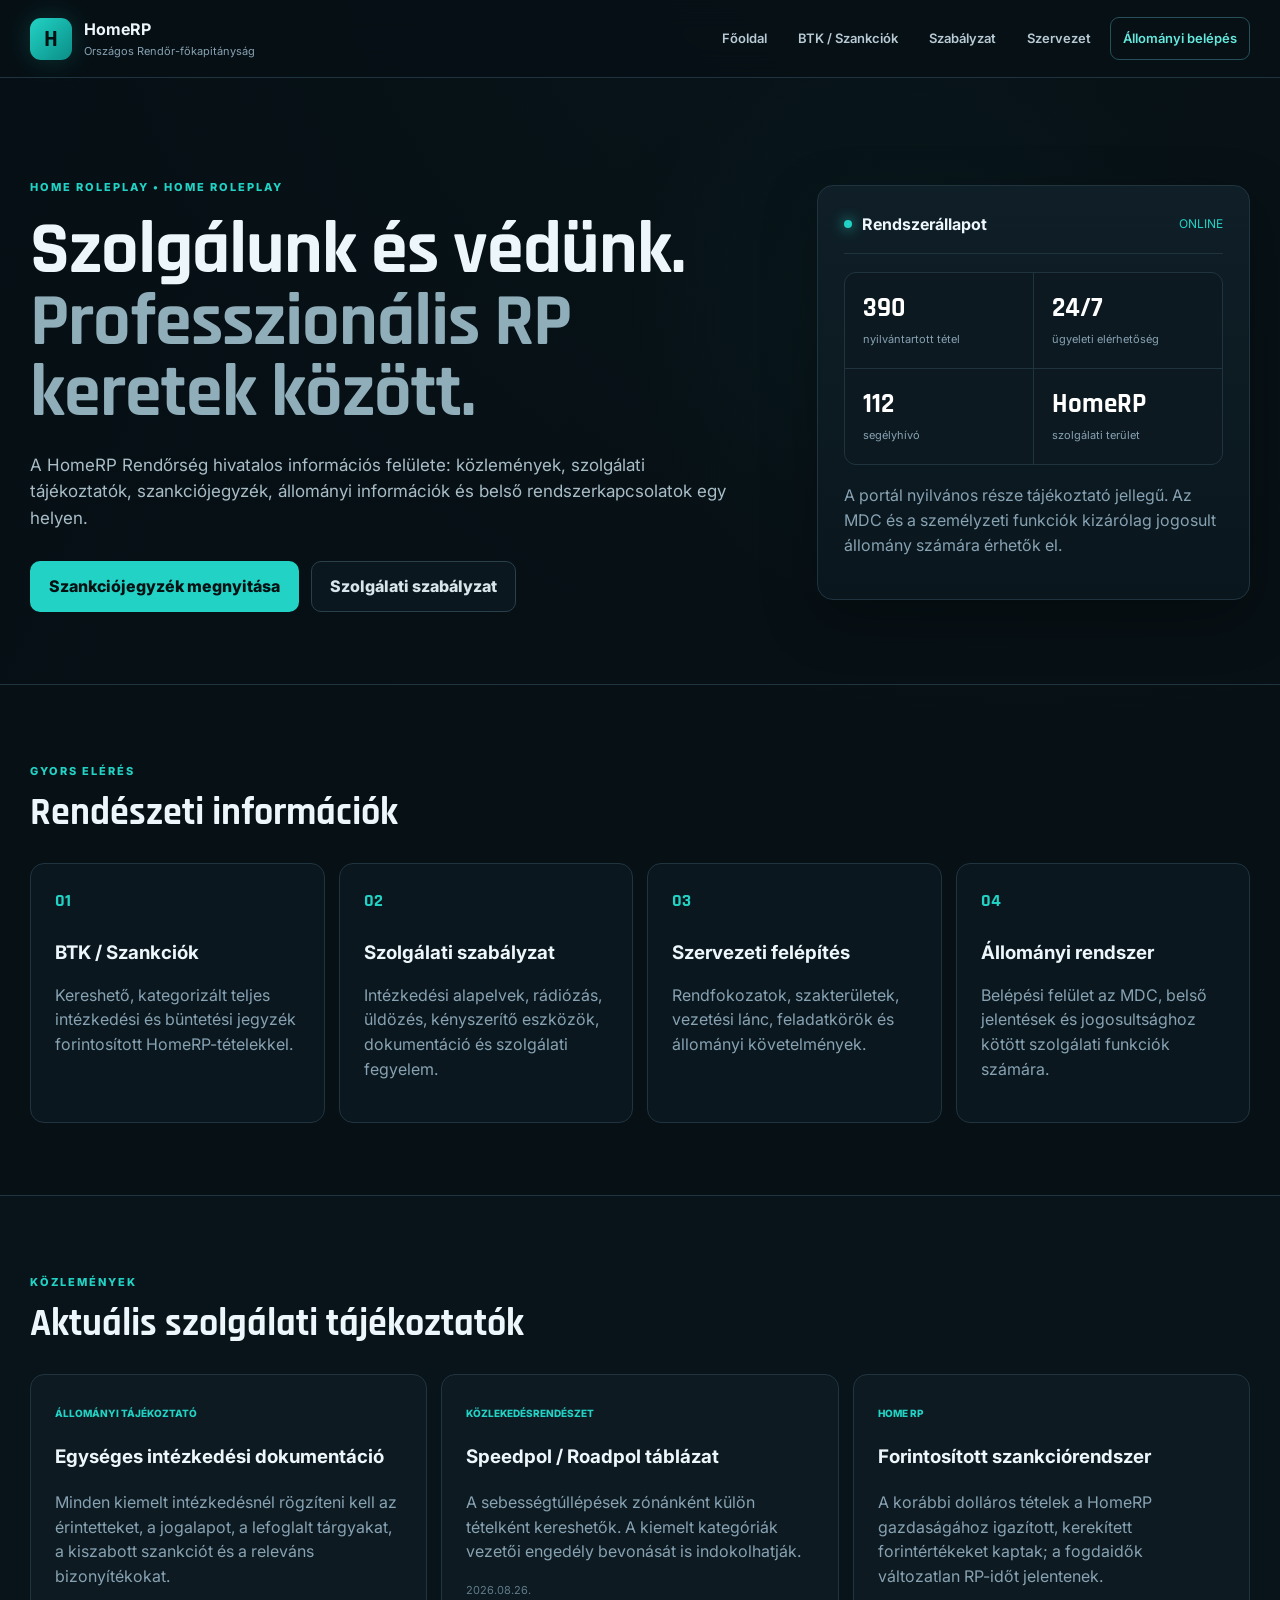
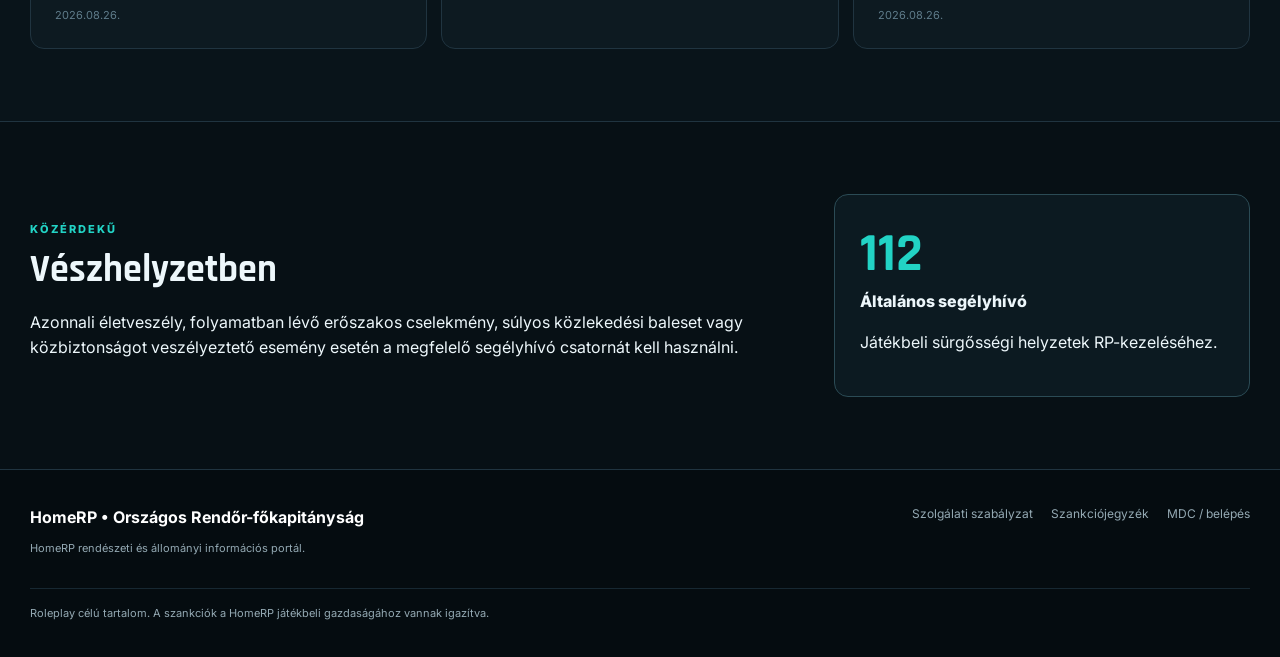
<file: index.html>
<!doctype html>
<html lang="hu">
<head>
  <meta charset="utf-8">
  <meta name="viewport" content="width=device-width,initial-scale=1">
  <meta name="theme-color" content="#091218">
  <title>Főoldal • HomeRP ORFK</title>
  <link rel="stylesheet" href="styles.css">
  
</head>
<body>

<header class="topbar">
  <a class="brand" href="index.html">
    <span class="brand-mark">H</span>
    <span><b>HomeRP</b><small>Országos Rendőr-főkapitányság</small></span>
  </a>
  <button class="nav-toggle" aria-label="Menü" onclick="toggleNav()">☰</button>
  <nav id="mainNav">
    <a href="index.html">Főoldal</a>
    <a href="buntetesek.html">BTK / Szankciók</a>
    <a href="szabalyzat.html">Szabályzat</a>
    <a href="rolunk.html">Szervezet</a>
    <a class="nav-login" href="belepes.html">Állományi belépés</a>
  </nav>
</header>


<main>
  <section class="hero">
    <div class="hero-grid">
      <div>
        <span class="eyebrow">HOME ROLEPLAY • HOME ROLEPLAY</span>
        <h1>Szolgálunk és védünk.<br><span>Professzionális RP keretek között.</span></h1>
        <p class="lead">A HomeRP Rendőrség hivatalos információs felülete: közlemények, szolgálati tájékoztatók, szankciójegyzék, állományi információk és belső rendszerkapcsolatok egy helyen.</p>
        <div class="hero-actions">
          <a class="btn primary" href="buntetesek.html">Szankciójegyzék megnyitása</a>
          <a class="btn ghost" href="szabalyzat.html">Szolgálati szabályzat</a>
        </div>
      </div>
      <div class="hero-panel">
        <div class="status-line"><span class="dot online"></span><b>Rendszerállapot</b><span>ONLINE</span></div>
        <div class="metric-grid">
          <div><b id="offenceCount">0</b><span>nyilvántartott tétel</span></div>
          <div><b>24/7</b><span>ügyeleti elérhetőség</span></div>
          <div><b>112</b><span>segélyhívó</span></div>
          <div><b>HomeRP</b><span>szolgálati terület</span></div>
        </div>
        <p class="muted">A portál nyilvános része tájékoztató jellegű. Az MDC és a személyzeti funkciók kizárólag jogosult állomány számára érhetők el.</p>
      </div>
    </div>
  </section>

  <section class="section wrap">
    <div class="section-head"><span class="eyebrow">GYORS ELÉRÉS</span><h2>Rendészeti információk</h2></div>
    <div class="feature-grid">
      <a class="feature-card" href="buntetesek.html"><span>01</span><h3>BTK / Szankciók</h3><p>Kereshető, kategorizált teljes intézkedési és büntetési jegyzék forintosított HomeRP-tételekkel.</p></a>
      <a class="feature-card" href="szabalyzat.html"><span>02</span><h3>Szolgálati szabályzat</h3><p>Intézkedési alapelvek, rádiózás, üldözés, kényszerítő eszközök, dokumentáció és szolgálati fegyelem.</p></a>
      <a class="feature-card" href="rolunk.html"><span>03</span><h3>Szervezeti felépítés</h3><p>Rendfokozatok, szakterületek, vezetési lánc, feladatkörök és állományi követelmények.</p></a>
      <a class="feature-card" href="belepes.html"><span>04</span><h3>Állományi rendszer</h3><p>Belépési felület az MDC, belső jelentések és jogosultsághoz kötött szolgálati funkciók számára.</p></a>
    </div>
  </section>

  <section class="section alt">
    <div class="wrap">
      <div class="section-head"><span class="eyebrow">KÖZLEMÉNYEK</span><h2>Aktuális szolgálati tájékoztatók</h2></div>
      <div class="news-grid">
        <article class="news-card"><small>ÁLLOMÁNYI TÁJÉKOZTATÓ</small><h3>Egységes intézkedési dokumentáció</h3><p>Minden kiemelt intézkedésnél rögzíteni kell az érintetteket, a jogalapot, a lefoglalt tárgyakat, a kiszabott szankciót és a releváns bizonyítékokat.</p><time>2026.08.26.</time></article>
        <article class="news-card"><small>KÖZLEKEDÉSRENDÉSZET</small><h3>Speedpol / Roadpol táblázat</h3><p>A sebességtúllépések zónánként külön tételként kereshetők. A kiemelt kategóriák vezetői engedély bevonását is indokolhatják.</p><time>2026.08.26.</time></article>
        <article class="news-card"><small>HOME RP</small><h3>Forintosított szankciórendszer</h3><p>A korábbi dolláros tételek a HomeRP gazdaságához igazított, kerekített forintértékeket kaptak; a fogdaidők változatlan RP-időt jelentenek.</p><time>2026.08.26.</time></article>
      </div>
    </div>
  </section>

  <section class="section wrap split">
    <div>
      <span class="eyebrow">KÖZÉRDEKŰ</span><h2>Vészhelyzetben</h2>
      <p>Azonnali életveszély, folyamatban lévő erőszakos cselekmény, súlyos közlekedési baleset vagy közbiztonságot veszélyeztető esemény esetén a megfelelő segélyhívó csatornát kell használni.</p>
    </div>
    <div class="emergency-card"><b>112</b><span>Általános segélyhívó</span><p>Játékbeli sürgősségi helyzetek RP-kezeléséhez.</p></div>
  </section>
</main>


<footer class="site-footer">
  <div>
    <strong>HomeRP • Országos Rendőr-főkapitányság</strong>
    <p>HomeRP rendészeti és állományi információs portál.</p>
  </div>
  <div class="footer-links">
    <a href="szabalyzat.html">Szolgálati szabályzat</a>
    <a href="buntetesek.html">Szankciójegyzék</a>
    <a href="belepes.html">MDC / belépés</a>
  </div>
  <small>Roleplay célú tartalom. A szankciók a HomeRP játékbeli gazdaságához vannak igazítva.</small>
</footer>

<script src="data.js"></script>
<script src="app.js"></script>
</body>
</html>
</file>
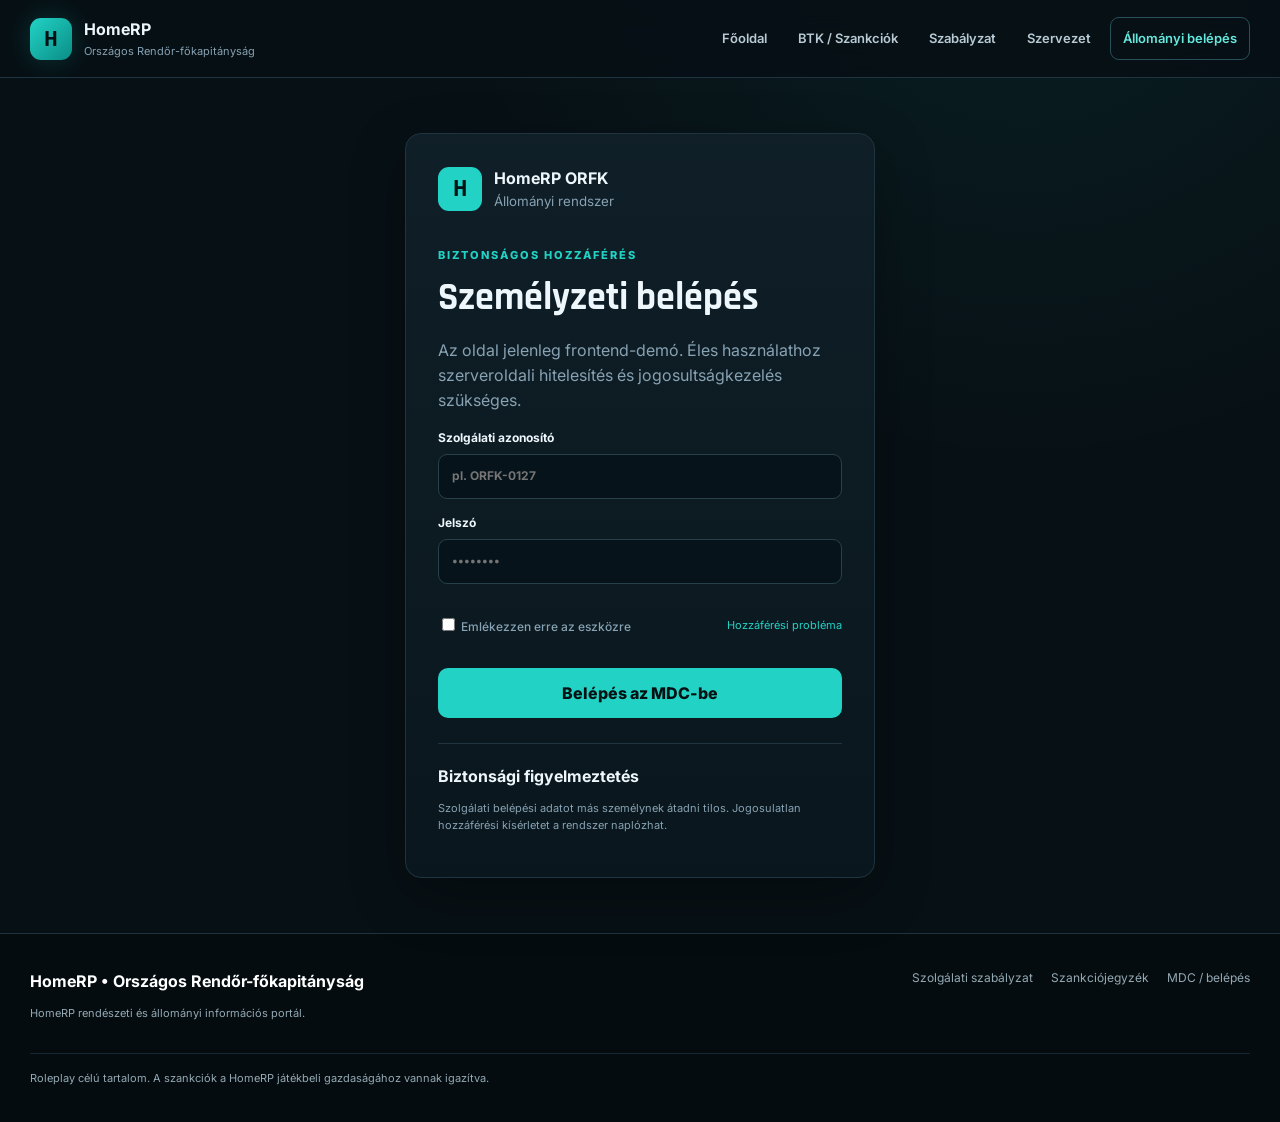
<file: belepes.html>
<!doctype html>
<html lang="hu">
<head>
  <meta charset="utf-8">
  <meta name="viewport" content="width=device-width,initial-scale=1">
  <meta name="theme-color" content="#091218">
  <title>Állományi belépés • HomeRP ORFK</title>
  <link rel="stylesheet" href="styles.css">
  
</head>
<body>

<header class="topbar">
  <a class="brand" href="index.html">
    <span class="brand-mark">H</span>
    <span><b>HomeRP</b><small>Országos Rendőr-főkapitányság</small></span>
  </a>
  <button class="nav-toggle" aria-label="Menü" onclick="toggleNav()">☰</button>
  <nav id="mainNav">
    <a href="index.html">Főoldal</a>
    <a href="buntetesek.html">BTK / Szankciók</a>
    <a href="szabalyzat.html">Szabályzat</a>
    <a href="rolunk.html">Szervezet</a>
    <a class="nav-login" href="belepes.html">Állományi belépés</a>
  </nav>
</header>


<main class="login-page">
  <section class="login-card panel">
    <div class="login-logo"><span>H</span><div><b>HomeRP ORFK</b><small>Állományi rendszer</small></div></div>
    <span class="eyebrow">BIZTONSÁGOS HOZZÁFÉRÉS</span>
    <h1>Személyzeti belépés</h1>
    <p class="muted">Az oldal jelenleg frontend-demó. Éles használathoz szerveroldali hitelesítés és jogosultságkezelés szükséges.</p>
    <form onsubmit="demoLogin(event)">
      <label>Szolgálati azonosító<input class="input" id="loginId" autocomplete="username" placeholder="pl. ORFK-0127"></label>
      <label>Jelszó<input class="input" id="loginPass" type="password" autocomplete="current-password" placeholder="••••••••"></label>
      <div class="form-row"><label class="checkbox"><input type="checkbox"> Emlékezzen erre az eszközre</label><a href="#" onclick="return false">Hozzáférési probléma</a></div>
      <button class="btn primary full">Belépés az MDC-be</button>
    </form>
    <div id="loginNotice" class="notice hidden"></div>
    <div class="security-note"><b>Biztonsági figyelmeztetés</b><p>Szolgálati belépési adatot más személynek átadni tilos. Jogosulatlan hozzáférési kísérletet a rendszer naplózhat.</p></div>
  </section>
</main>


<footer class="site-footer">
  <div>
    <strong>HomeRP • Országos Rendőr-főkapitányság</strong>
    <p>HomeRP rendészeti és állományi információs portál.</p>
  </div>
  <div class="footer-links">
    <a href="szabalyzat.html">Szolgálati szabályzat</a>
    <a href="buntetesek.html">Szankciójegyzék</a>
    <a href="belepes.html">MDC / belépés</a>
  </div>
  <small>Roleplay célú tartalom. A szankciók a HomeRP játékbeli gazdaságához vannak igazítva.</small>
</footer>

<script src="data.js"></script>
<script src="app.js"></script>
</body>
</html>
</file>
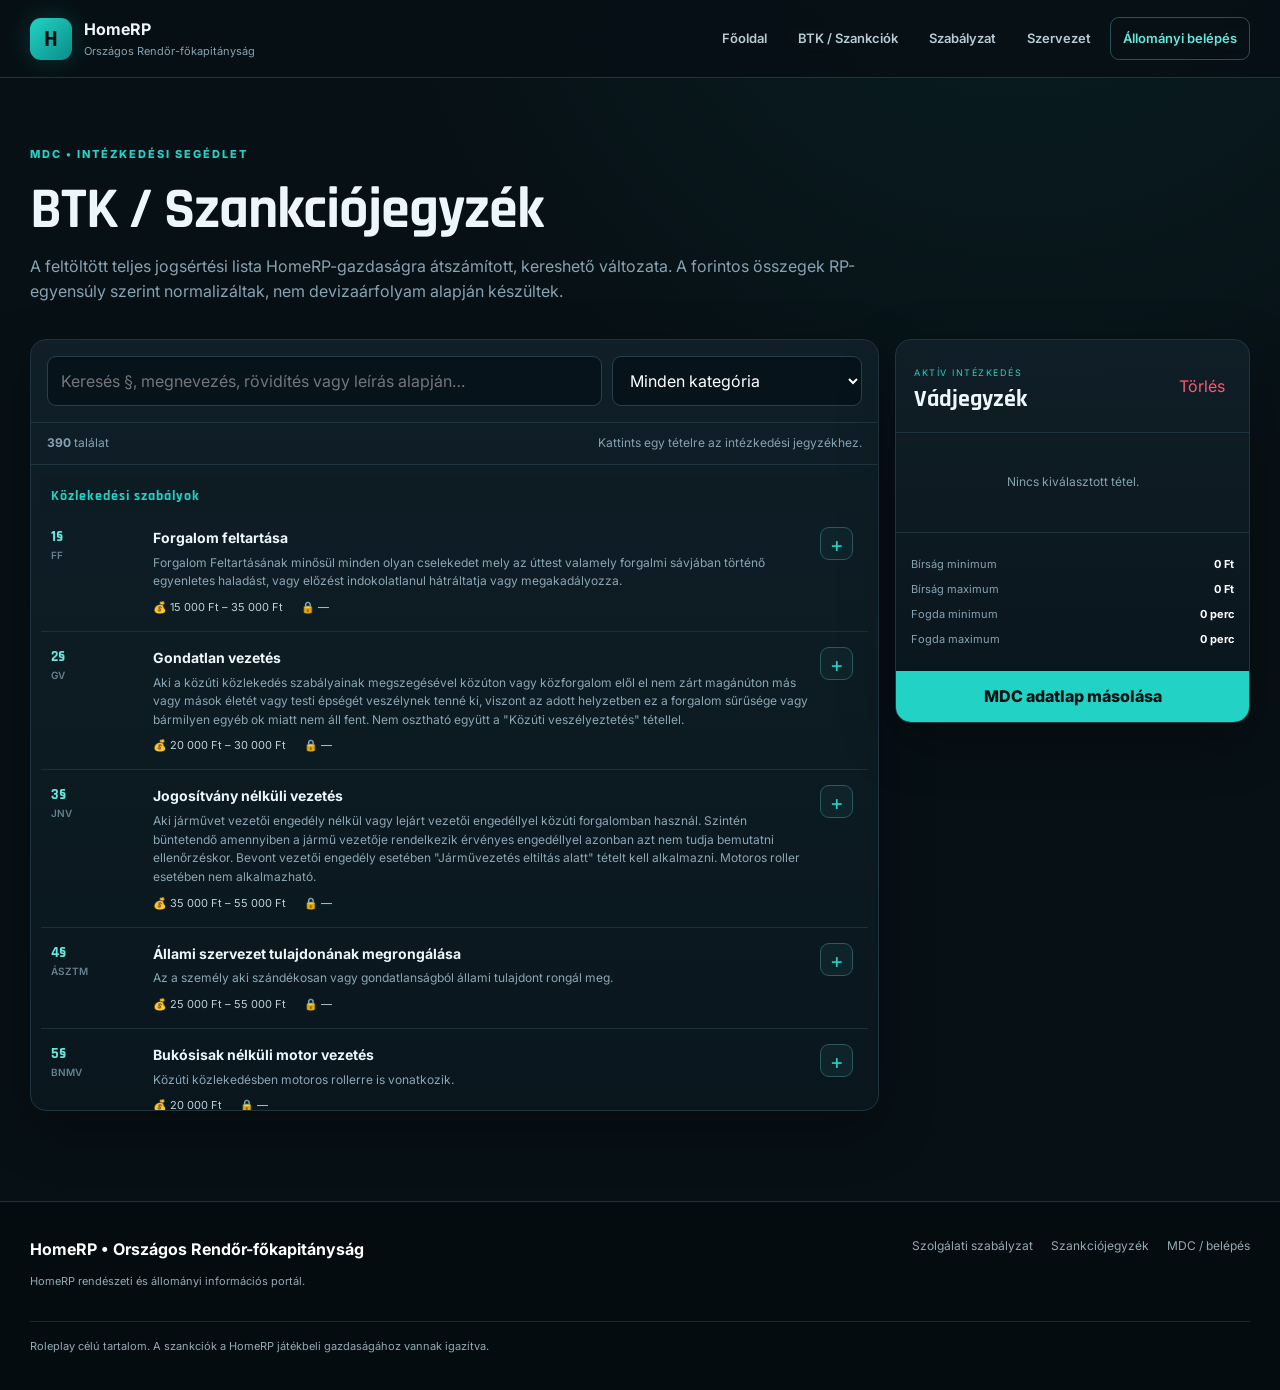
<file: buntetesek.html>
<!doctype html>
<html lang="hu">
<head>
  <meta charset="utf-8">
  <meta name="viewport" content="width=device-width,initial-scale=1">
  <meta name="theme-color" content="#091218">
  <title>BTK / Szankciók • HomeRP ORFK</title>
  <link rel="stylesheet" href="styles.css">
  
</head>
<body>

<header class="topbar">
  <a class="brand" href="index.html">
    <span class="brand-mark">H</span>
    <span><b>HomeRP</b><small>Országos Rendőr-főkapitányság</small></span>
  </a>
  <button class="nav-toggle" aria-label="Menü" onclick="toggleNav()">☰</button>
  <nav id="mainNav">
    <a href="index.html">Főoldal</a>
    <a href="buntetesek.html">BTK / Szankciók</a>
    <a href="szabalyzat.html">Szabályzat</a>
    <a href="rolunk.html">Szervezet</a>
    <a class="nav-login" href="belepes.html">Állományi belépés</a>
  </nav>
</header>


<main class="wrap page-space">
  <section class="page-intro">
    <span class="eyebrow">MDC • INTÉZKEDÉSI SEGÉDLET</span>
    <h1>BTK / Szankciójegyzék</h1>
    <p>A feltöltött teljes jogsértési lista HomeRP-gazdaságra átszámított, kereshető változata. A forintos összegek RP-egyensúly szerint normalizáltak, nem devizaárfolyam alapján készültek.</p>
  </section>

  <section class="law-layout">
    <div class="law-main panel">
      <div class="law-tools">
        <input id="lawSearch" class="input" type="search" placeholder="Keresés §, megnevezés, rövidítés vagy leírás alapján…">
        <select id="lawCategory" class="input"><option value="ALL">Minden kategória</option></select>
      </div>
      <div class="law-summarybar">
        <span><b id="visibleCount">0</b> találat</span>
        <span>Kattints egy tételre az intézkedési jegyzékhez.</span>
      </div>
      <div id="lawList" class="law-list"></div>
    </div>

    <aside class="docket panel">
      <div class="panel-title"><div><small>AKTÍV INTÉZKEDÉS</small><h2>Vádjegyzék</h2></div><button class="text-danger" onclick="clearDocket()">Törlés</button></div>
      <div id="docketList" class="docket-list"><div class="empty">Nincs kiválasztott tétel.</div></div>
      <div class="totals">
        <div><span>Bírság minimum</span><b id="fineMinTotal">0 Ft</b></div>
        <div><span>Bírság maximum</span><b id="fineMaxTotal">0 Ft</b></div>
        <div><span>Fogda minimum</span><b id="jailMinTotal">0 perc</b></div>
        <div><span>Fogda maximum</span><b id="jailMaxTotal">0 perc</b></div>
      </div>
      <button class="btn primary full" onclick="copyDocket()">MDC adatlap másolása</button>
    </aside>
  </section>
</main>


<footer class="site-footer">
  <div>
    <strong>HomeRP • Országos Rendőr-főkapitányság</strong>
    <p>HomeRP rendészeti és állományi információs portál.</p>
  </div>
  <div class="footer-links">
    <a href="szabalyzat.html">Szolgálati szabályzat</a>
    <a href="buntetesek.html">Szankciójegyzék</a>
    <a href="belepes.html">MDC / belépés</a>
  </div>
  <small>Roleplay célú tartalom. A szankciók a HomeRP játékbeli gazdaságához vannak igazítva.</small>
</footer>

<script src="data.js"></script>
<script src="app.js"></script>
</body>
</html>
</file>
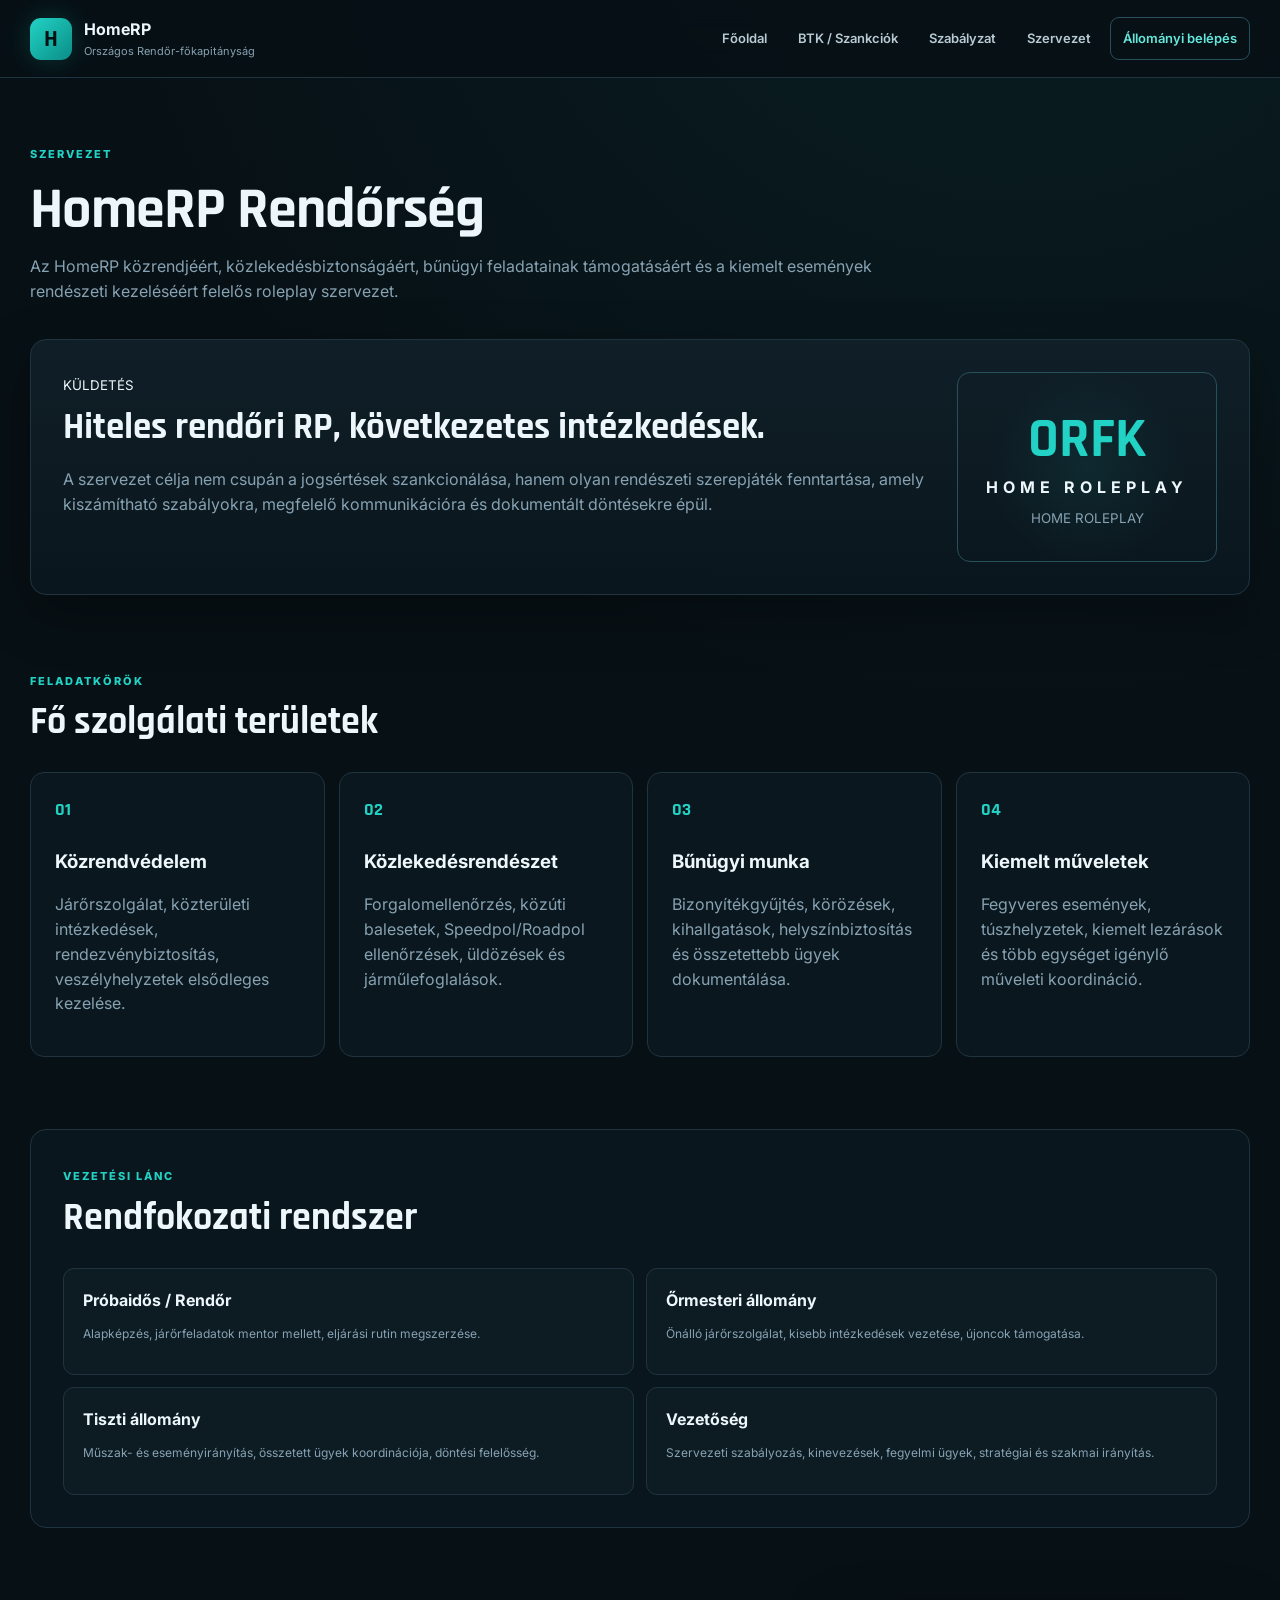
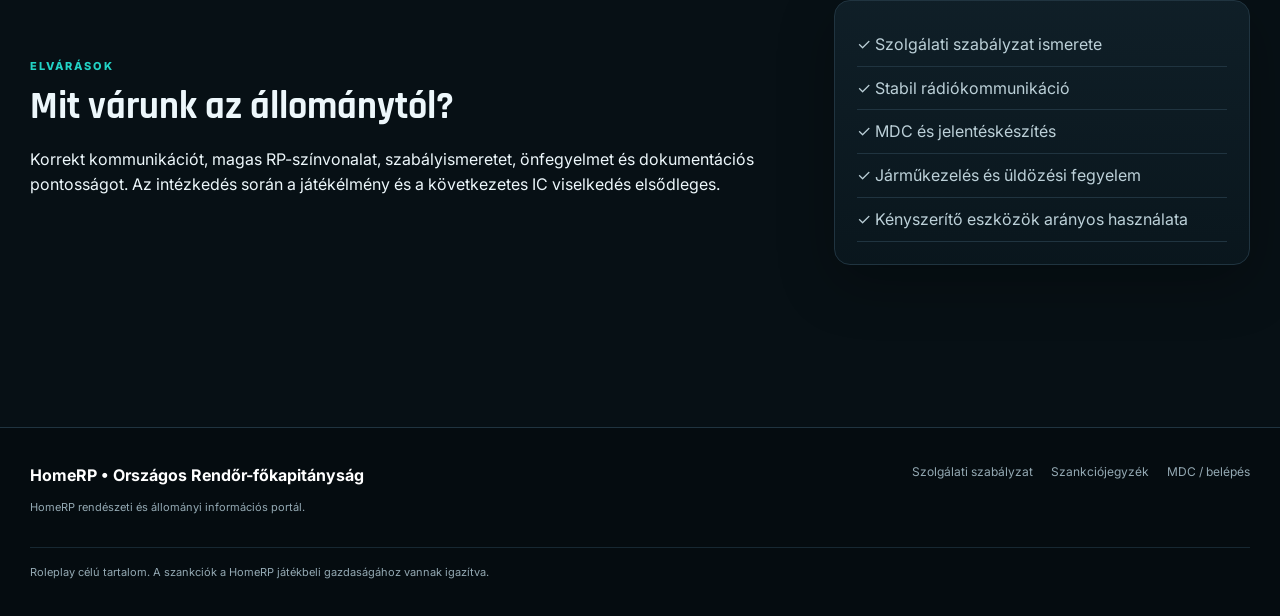
<file: rolunk.html>
<!doctype html>
<html lang="hu">
<head>
  <meta charset="utf-8">
  <meta name="viewport" content="width=device-width,initial-scale=1">
  <meta name="theme-color" content="#091218">
  <title>Szervezet • HomeRP ORFK</title>
  <link rel="stylesheet" href="styles.css">
  
</head>
<body>

<header class="topbar">
  <a class="brand" href="index.html">
    <span class="brand-mark">H</span>
    <span><b>HomeRP</b><small>Országos Rendőr-főkapitányság</small></span>
  </a>
  <button class="nav-toggle" aria-label="Menü" onclick="toggleNav()">☰</button>
  <nav id="mainNav">
    <a href="index.html">Főoldal</a>
    <a href="buntetesek.html">BTK / Szankciók</a>
    <a href="szabalyzat.html">Szabályzat</a>
    <a href="rolunk.html">Szervezet</a>
    <a class="nav-login" href="belepes.html">Állományi belépés</a>
  </nav>
</header>


<main class="wrap page-space">
  <section class="page-intro">
    <span class="eyebrow">SZERVEZET</span>
    <h1>HomeRP Rendőrség</h1>
    <p>Az HomeRP közrendjéért, közlekedésbiztonságáért, bűnügyi feladatainak támogatásáért és a kiemelt események rendészeti kezeléséért felelős roleplay szervezet.</p>
  </section>

  <section class="about-hero panel">
    <div><small>KÜLDETÉS</small><h2>Hiteles rendőri RP, következetes intézkedések.</h2><p>A szervezet célja nem csupán a jogsértések szankcionálása, hanem olyan rendészeti szerepjáték fenntartása, amely kiszámítható szabályokra, megfelelő kommunikációra és dokumentált döntésekre épül.</p></div>
    <div class="badge-block"><span>ORFK</span><b>HOME ROLEPLAY</b><small>HOME ROLEPLAY</small></div>
  </section>

  <section class="section">
    <div class="section-head"><span class="eyebrow">FELADATKÖRÖK</span><h2>Fő szolgálati területek</h2></div>
    <div class="feature-grid">
      <div class="feature-card"><span>01</span><h3>Közrendvédelem</h3><p>Járőrszolgálat, közterületi intézkedések, rendezvénybiztosítás, veszélyhelyzetek elsődleges kezelése.</p></div>
      <div class="feature-card"><span>02</span><h3>Közlekedésrendészet</h3><p>Forgalomellenőrzés, közúti balesetek, Speedpol/Roadpol ellenőrzések, üldözések és járműlefoglalások.</p></div>
      <div class="feature-card"><span>03</span><h3>Bűnügyi munka</h3><p>Bizonyítékgyűjtés, körözések, kihallgatások, helyszínbiztosítás és összetettebb ügyek dokumentálása.</p></div>
      <div class="feature-card"><span>04</span><h3>Kiemelt műveletek</h3><p>Fegyveres események, túszhelyzetek, kiemelt lezárások és több egységet igénylő műveleti koordináció.</p></div>
    </div>
  </section>

  <section class="section alt-box">
    <div class="section-head"><span class="eyebrow">VEZETÉSI LÁNC</span><h2>Rendfokozati rendszer</h2></div>
    <div class="rank-grid">
      <div><b>Próbaidős / Rendőr</b><p>Alapképzés, járőrfeladatok mentor mellett, eljárási rutin megszerzése.</p></div>
      <div><b>Őrmesteri állomány</b><p>Önálló járőrszolgálat, kisebb intézkedések vezetése, újoncok támogatása.</p></div>
      <div><b>Tiszti állomány</b><p>Műszak- és eseményirányítás, összetett ügyek koordinációja, döntési felelősség.</p></div>
      <div><b>Vezetőség</b><p>Szervezeti szabályozás, kinevezések, fegyelmi ügyek, stratégiai és szakmai irányítás.</p></div>
    </div>
  </section>

  <section class="section split">
    <div><span class="eyebrow">ELVÁRÁSOK</span><h2>Mit várunk az állománytól?</h2><p>Korrekt kommunikációt, magas RP-színvonalat, szabályismeretet, önfegyelmet és dokumentációs pontosságot. Az intézkedés során a játékélmény és a következetes IC viselkedés elsődleges.</p></div>
    <div class="checklist panel"><p>✓ Szolgálati szabályzat ismerete</p><p>✓ Stabil rádiókommunikáció</p><p>✓ MDC és jelentéskészítés</p><p>✓ Járműkezelés és üldözési fegyelem</p><p>✓ Kényszerítő eszközök arányos használata</p></div>
  </section>
</main>


<footer class="site-footer">
  <div>
    <strong>HomeRP • Országos Rendőr-főkapitányság</strong>
    <p>HomeRP rendészeti és állományi információs portál.</p>
  </div>
  <div class="footer-links">
    <a href="szabalyzat.html">Szolgálati szabályzat</a>
    <a href="buntetesek.html">Szankciójegyzék</a>
    <a href="belepes.html">MDC / belépés</a>
  </div>
  <small>Roleplay célú tartalom. A szankciók a HomeRP játékbeli gazdaságához vannak igazítva.</small>
</footer>

<script src="data.js"></script>
<script src="app.js"></script>
</body>
</html>
</file>
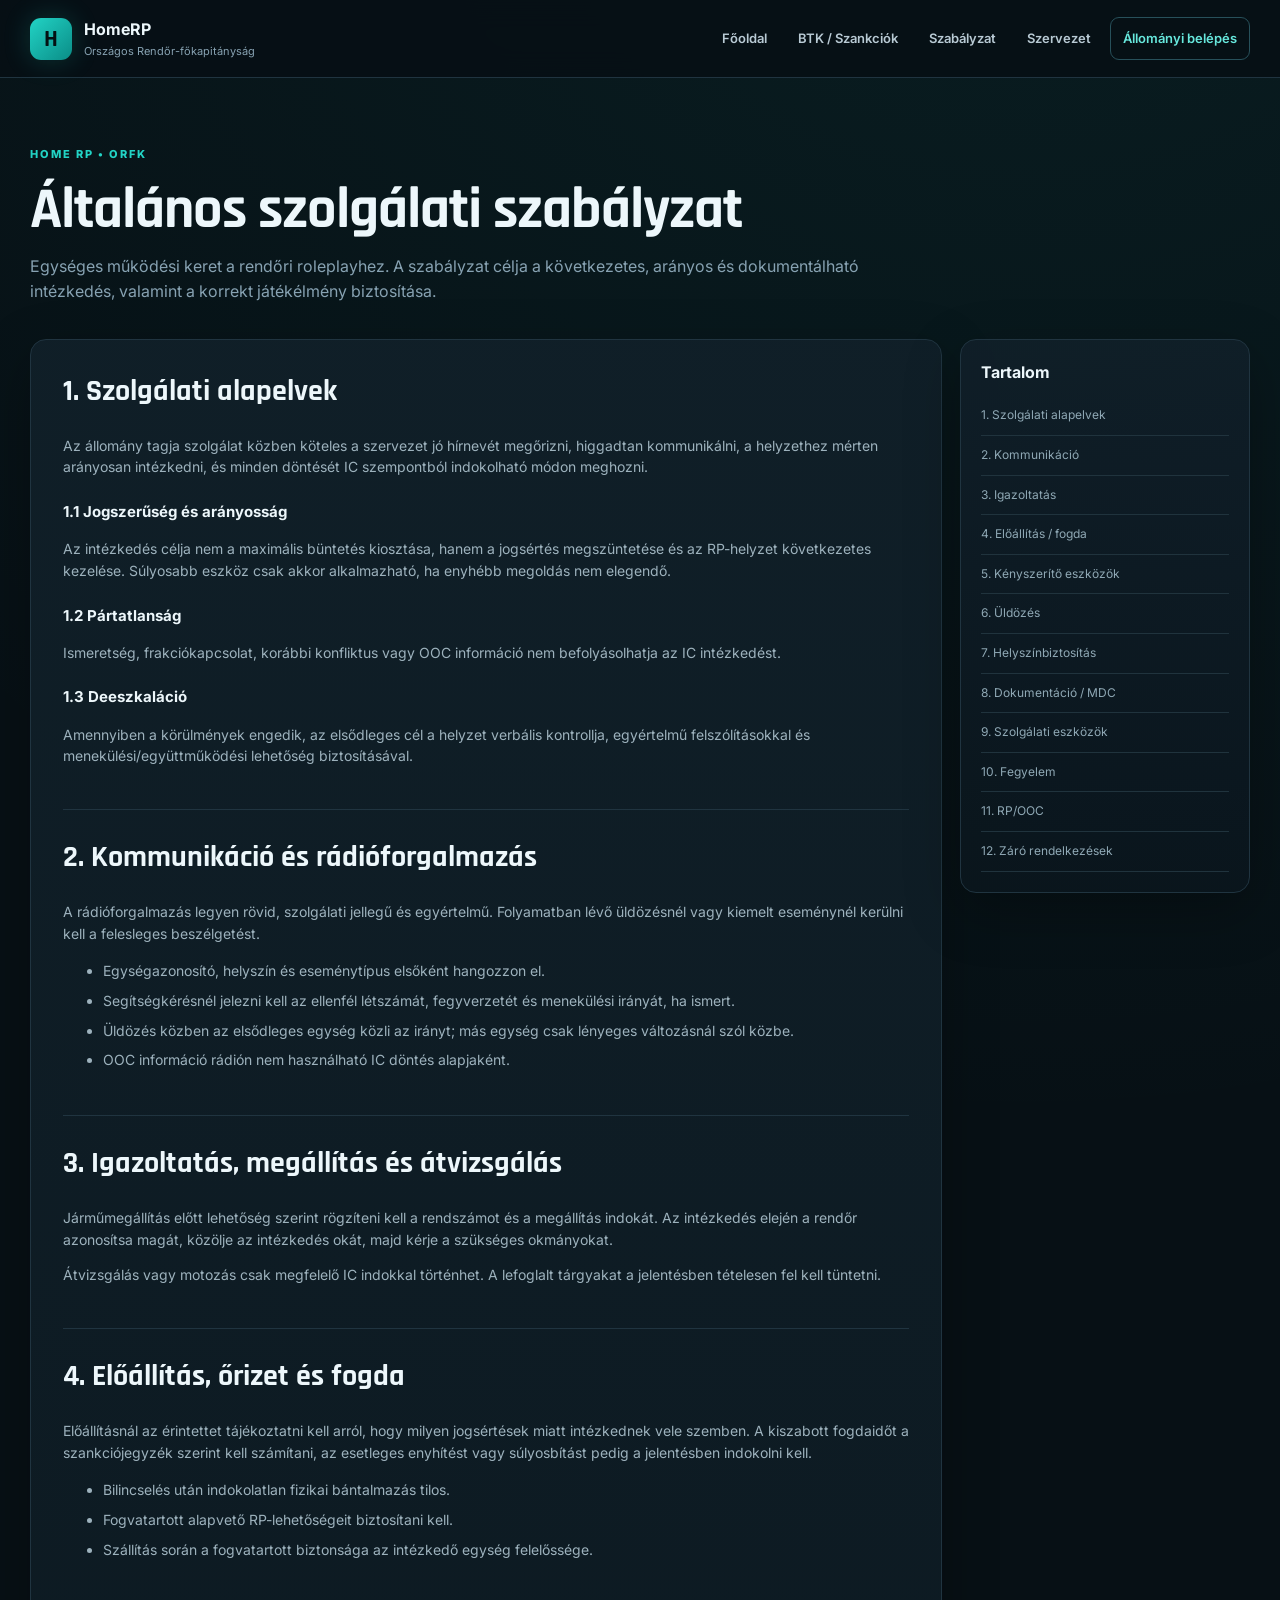
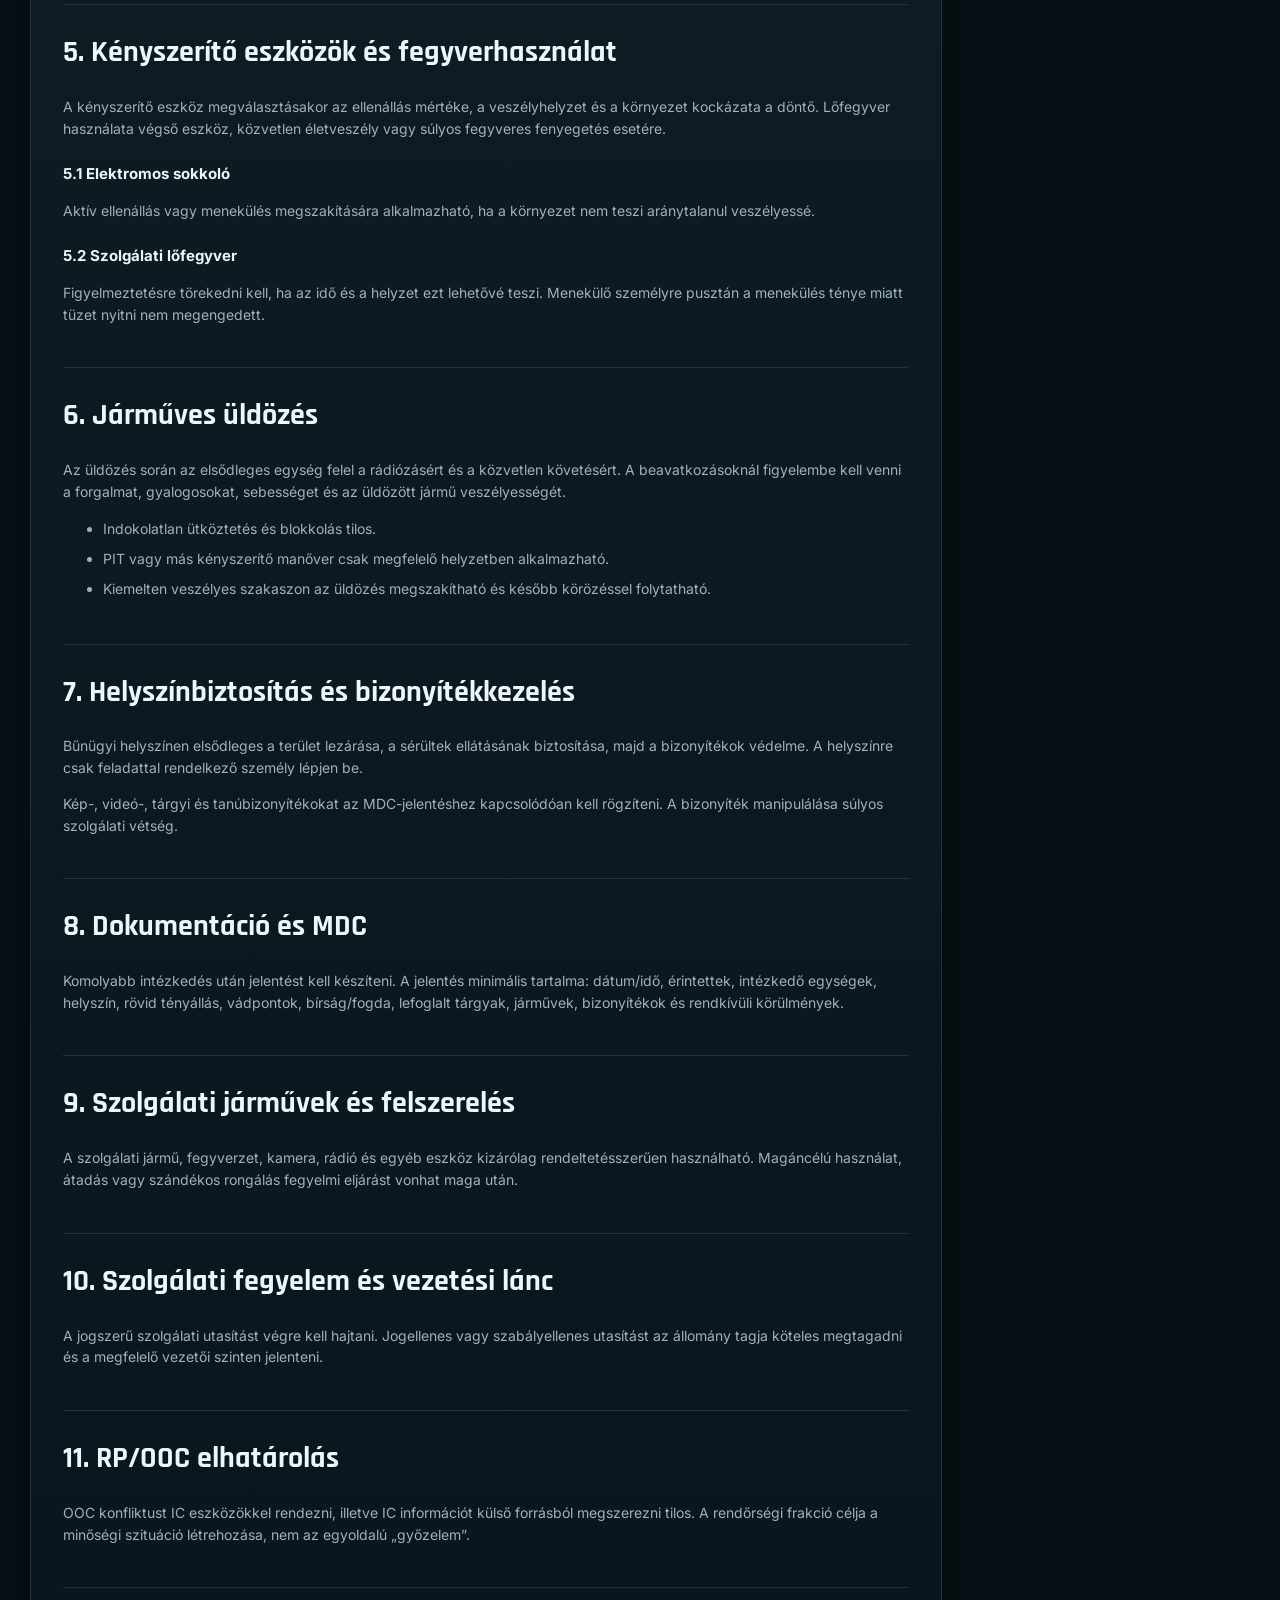
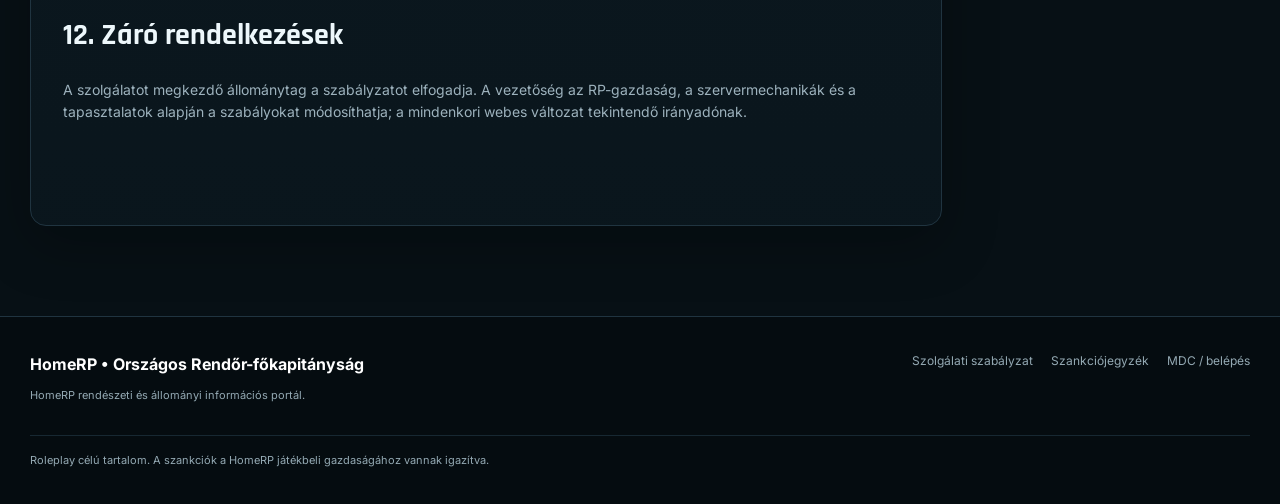
<file: szabalyzat.html>
<!doctype html>
<html lang="hu">
<head>
  <meta charset="utf-8">
  <meta name="viewport" content="width=device-width,initial-scale=1">
  <meta name="theme-color" content="#091218">
  <title>Szolgálati szabályzat • HomeRP ORFK</title>
  <link rel="stylesheet" href="styles.css">
  
</head>
<body>

<header class="topbar">
  <a class="brand" href="index.html">
    <span class="brand-mark">H</span>
    <span><b>HomeRP</b><small>Országos Rendőr-főkapitányság</small></span>
  </a>
  <button class="nav-toggle" aria-label="Menü" onclick="toggleNav()">☰</button>
  <nav id="mainNav">
    <a href="index.html">Főoldal</a>
    <a href="buntetesek.html">BTK / Szankciók</a>
    <a href="szabalyzat.html">Szabályzat</a>
    <a href="rolunk.html">Szervezet</a>
    <a class="nav-login" href="belepes.html">Állományi belépés</a>
  </nav>
</header>


<main class="wrap page-space">
  <section class="page-intro">
    <span class="eyebrow">HOME RP • ORFK</span>
    <h1>Általános szolgálati szabályzat</h1>
    <p>Egységes működési keret a rendőri roleplayhez. A szabályzat célja a következetes, arányos és dokumentálható intézkedés, valamint a korrekt játékélmény biztosítása.</p>
  </section>

  <div class="docs-layout">
    <article class="document panel">
      <section id="alapelvek"><h2>1. Szolgálati alapelvek</h2>
        <p>Az állomány tagja szolgálat közben köteles a szervezet jó hírnevét megőrizni, higgadtan kommunikálni, a helyzethez mérten arányosan intézkedni, és minden döntését IC szempontból indokolható módon meghozni.</p>
        <h3>1.1 Jogszerűség és arányosság</h3><p>Az intézkedés célja nem a maximális büntetés kiosztása, hanem a jogsértés megszüntetése és az RP-helyzet következetes kezelése. Súlyosabb eszköz csak akkor alkalmazható, ha enyhébb megoldás nem elegendő.</p>
        <h3>1.2 Pártatlanság</h3><p>Ismeretség, frakciókapcsolat, korábbi konfliktus vagy OOC információ nem befolyásolhatja az IC intézkedést.</p>
        <h3>1.3 Deeszkaláció</h3><p>Amennyiben a körülmények engedik, az elsődleges cél a helyzet verbális kontrollja, egyértelmű felszólításokkal és menekülési/együttműködési lehetőség biztosításával.</p>
      </section>

      <section id="kommunikacio"><h2>2. Kommunikáció és rádióforgalmazás</h2>
        <p>A rádióforgalmazás legyen rövid, szolgálati jellegű és egyértelmű. Folyamatban lévő üldözésnél vagy kiemelt eseménynél kerülni kell a felesleges beszélgetést.</p>
        <ul>
          <li>Egységazonosító, helyszín és eseménytípus elsőként hangozzon el.</li>
          <li>Segítségkérésnél jelezni kell az ellenfél létszámát, fegyverzetét és menekülési irányát, ha ismert.</li>
          <li>Üldözés közben az elsődleges egység közli az irányt; más egység csak lényeges változásnál szól közbe.</li>
          <li>OOC információ rádión nem használható IC döntés alapjaként.</li>
        </ul>
      </section>

      <section id="igazoltatas"><h2>3. Igazoltatás, megállítás és átvizsgálás</h2>
        <p>Járműmegállítás előtt lehetőség szerint rögzíteni kell a rendszámot és a megállítás indokát. Az intézkedés elején a rendőr azonosítsa magát, közölje az intézkedés okát, majd kérje a szükséges okmányokat.</p>
        <p>Átvizsgálás vagy motozás csak megfelelő IC indokkal történhet. A lefoglalt tárgyakat a jelentésben tételesen fel kell tüntetni.</p>
      </section>

      <section id="eloallitas"><h2>4. Előállítás, őrizet és fogda</h2>
        <p>Előállításnál az érintettet tájékoztatni kell arról, hogy milyen jogsértések miatt intézkednek vele szemben. A kiszabott fogdaidőt a szankciójegyzék szerint kell számítani, az esetleges enyhítést vagy súlyosbítást pedig a jelentésben indokolni kell.</p>
        <ul><li>Bilincselés után indokolatlan fizikai bántalmazás tilos.</li><li>Fogvatartott alapvető RP-lehetőségeit biztosítani kell.</li><li>Szállítás során a fogvatartott biztonsága az intézkedő egység felelőssége.</li></ul>
      </section>

      <section id="kenyszer"><h2>5. Kényszerítő eszközök és fegyverhasználat</h2>
        <p>A kényszerítő eszköz megválasztásakor az ellenállás mértéke, a veszélyhelyzet és a környezet kockázata a döntő. Lőfegyver használata végső eszköz, közvetlen életveszély vagy súlyos fegyveres fenyegetés esetére.</p>
        <h3>5.1 Elektromos sokkoló</h3><p>Aktív ellenállás vagy menekülés megszakítására alkalmazható, ha a környezet nem teszi aránytalanul veszélyessé.</p>
        <h3>5.2 Szolgálati lőfegyver</h3><p>Figyelmeztetésre törekedni kell, ha az idő és a helyzet ezt lehetővé teszi. Menekülő személyre pusztán a menekülés ténye miatt tüzet nyitni nem megengedett.</p>
      </section>

      <section id="uldozes"><h2>6. Járműves üldözés</h2>
        <p>Az üldözés során az elsődleges egység felel a rádiózásért és a közvetlen követésért. A beavatkozásoknál figyelembe kell venni a forgalmat, gyalogosokat, sebességet és az üldözött jármű veszélyességét.</p>
        <ul><li>Indokolatlan ütköztetés és blokkolás tilos.</li><li>PIT vagy más kényszerítő manőver csak megfelelő helyzetben alkalmazható.</li><li>Kiemelten veszélyes szakaszon az üldözés megszakítható és később körözéssel folytatható.</li></ul>
      </section>

      <section id="helyszin"><h2>7. Helyszínbiztosítás és bizonyítékkezelés</h2>
        <p>Bűnügyi helyszínen elsődleges a terület lezárása, a sérültek ellátásának biztosítása, majd a bizonyítékok védelme. A helyszínre csak feladattal rendelkező személy lépjen be.</p>
        <p>Kép-, videó-, tárgyi és tanúbizonyítékokat az MDC-jelentéshez kapcsolódóan kell rögzíteni. A bizonyíték manipulálása súlyos szolgálati vétség.</p>
      </section>

      <section id="dokumentacio"><h2>8. Dokumentáció és MDC</h2>
        <p>Komolyabb intézkedés után jelentést kell készíteni. A jelentés minimális tartalma: dátum/idő, érintettek, intézkedő egységek, helyszín, rövid tényállás, vádpontok, bírság/fogda, lefoglalt tárgyak, járművek, bizonyítékok és rendkívüli körülmények.</p>
      </section>

      <section id="szolgalati"><h2>9. Szolgálati járművek és felszerelés</h2>
        <p>A szolgálati jármű, fegyverzet, kamera, rádió és egyéb eszköz kizárólag rendeltetésszerűen használható. Magáncélú használat, átadás vagy szándékos rongálás fegyelmi eljárást vonhat maga után.</p>
      </section>

      <section id="fegyelem"><h2>10. Szolgálati fegyelem és vezetési lánc</h2>
        <p>A jogszerű szolgálati utasítást végre kell hajtani. Jogellenes vagy szabályellenes utasítást az állomány tagja köteles megtagadni és a megfelelő vezetői szinten jelenteni.</p>
      </section>

      <section id="ooc"><h2>11. RP/OOC elhatárolás</h2>
        <p>OOC konfliktust IC eszközökkel rendezni, illetve IC információt külső forrásból megszerezni tilos. A rendőrségi frakció célja a minőségi szituáció létrehozása, nem az egyoldalú „győzelem”.</p>
      </section>

      <section id="zaras"><h2>12. Záró rendelkezések</h2>
        <p>A szolgálatot megkezdő állománytag a szabályzatot elfogadja. A vezetőség az RP-gazdaság, a szervermechanikák és a tapasztalatok alapján a szabályokat módosíthatja; a mindenkori webes változat tekintendő irányadónak.</p>
      </section>
    </article>

    <aside class="toc panel">
      <b>Tartalom</b>
      <a href="#alapelvek">1. Szolgálati alapelvek</a>
      <a href="#kommunikacio">2. Kommunikáció</a>
      <a href="#igazoltatas">3. Igazoltatás</a>
      <a href="#eloallitas">4. Előállítás / fogda</a>
      <a href="#kenyszer">5. Kényszerítő eszközök</a>
      <a href="#uldozes">6. Üldözés</a>
      <a href="#helyszin">7. Helyszínbiztosítás</a>
      <a href="#dokumentacio">8. Dokumentáció / MDC</a>
      <a href="#szolgalati">9. Szolgálati eszközök</a>
      <a href="#fegyelem">10. Fegyelem</a>
      <a href="#ooc">11. RP/OOC</a>
      <a href="#zaras">12. Záró rendelkezések</a>
    </aside>
  </div>
</main>


<footer class="site-footer">
  <div>
    <strong>HomeRP • Országos Rendőr-főkapitányság</strong>
    <p>HomeRP rendészeti és állományi információs portál.</p>
  </div>
  <div class="footer-links">
    <a href="szabalyzat.html">Szolgálati szabályzat</a>
    <a href="buntetesek.html">Szankciójegyzék</a>
    <a href="belepes.html">MDC / belépés</a>
  </div>
  <small>Roleplay célú tartalom. A szankciók a HomeRP játékbeli gazdaságához vannak igazítva.</small>
</footer>

<script src="data.js"></script>
<script src="app.js"></script>
</body>
</html>
</file>
<file: styles.css>
@import url('https://fonts.googleapis.com/css2?family=Inter:wght@400;500;600;700;800&family=Rajdhani:wght@600;700&display=swap');
:root{--bg:#071015;--bg2:#0a151c;--panel:#0e1b23;--panel2:#101f28;--line:#203440;--text:#edf7fb;--muted:#87a2b2;--accent:#22d3c5;--accent2:#67e8dd;--danger:#ff5570;--warning:#ffc857;--shadow:0 18px 55px rgba(0,0,0,.28)}
*{box-sizing:border-box}html{scroll-behavior:smooth}body{margin:0;background:radial-gradient(circle at 80% -10%,rgba(34,211,197,.08),transparent 36%),var(--bg);color:var(--text);font-family:Inter,Arial,sans-serif;line-height:1.55}a{color:inherit;text-decoration:none}button,input,select{font:inherit}
.wrap{width:min(1220px,calc(100% - 40px));margin:auto}
.topbar{height:78px;position:sticky;top:0;z-index:50;display:flex;align-items:center;justify-content:space-between;padding:0 max(20px,calc((100% - 1220px)/2));background:rgba(7,16,21,.92);backdrop-filter:blur(14px);border-bottom:1px solid var(--line)}
.brand{display:flex;align-items:center;gap:12px}.brand-mark{width:42px;height:42px;border-radius:11px;background:linear-gradient(135deg,var(--accent),#0a8d87);display:grid;place-items:center;font:800 24px Rajdhani;color:#041113;box-shadow:0 0 28px rgba(34,211,197,.2)}.brand b{display:block;font-size:16px}.brand small{display:block;color:var(--muted);font-size:11px;margin-top:1px}
nav{display:flex;align-items:center;gap:7px}nav a{padding:10px 12px;border-radius:9px;color:#b8cad4;font-size:13px;font-weight:600}nav a:hover{color:#fff;background:#10212a}.nav-login{border:1px solid #27505a;color:var(--accent2)!important}.nav-toggle{display:none;background:none;border:0;color:#fff;font-size:25px}
.hero{padding:95px 20px 72px;border-bottom:1px solid var(--line);background:linear-gradient(115deg,rgba(5,14,20,.35),rgba(7,16,21,.95)),radial-gradient(circle at 72% 40%,rgba(34,211,197,.12),transparent 30%)}.hero-grid{width:min(1220px,100%);margin:auto;display:grid;grid-template-columns:1.25fr .75fr;gap:65px;align-items:center}.eyebrow{font-size:11px;letter-spacing:2px;color:var(--accent);font-weight:800}.hero h1,.page-intro h1{font:700 clamp(42px,6vw,74px)/.97 Rajdhani;margin:17px 0 22px;letter-spacing:-1px}.hero h1 span{color:#90aeb9}.lead{font-size:17px;color:#a9bdc7;max-width:750px}.hero-actions{display:flex;gap:12px;margin-top:30px}.btn{display:inline-flex;align-items:center;justify-content:center;border-radius:10px;padding:12px 18px;border:1px solid transparent;font-weight:800;cursor:pointer}.btn.primary{background:var(--accent);color:#041113}.btn.primary:hover{filter:brightness(1.08)}.btn.ghost{border-color:#29404b;color:#d8e6eb;background:#0b171e}.btn.full{width:100%}
.panel,.hero-panel{background:linear-gradient(180deg,rgba(16,31,40,.96),rgba(10,22,29,.96));border:1px solid var(--line);border-radius:16px;box-shadow:var(--shadow)}.hero-panel{padding:26px}.status-line{display:flex;gap:10px;align-items:center;border-bottom:1px solid var(--line);padding-bottom:17px}.status-line span:last-child{margin-left:auto;color:var(--accent);font-size:12px}.dot{width:8px;height:8px;border-radius:50%;display:block}.online{background:var(--accent);box-shadow:0 0 13px var(--accent)}.metric-grid{display:grid;grid-template-columns:1fr 1fr;gap:1px;background:var(--line);margin:18px 0;border:1px solid var(--line);border-radius:12px;overflow:hidden}.metric-grid div{padding:18px;background:#0c1920}.metric-grid b{font:700 27px Rajdhani;color:#fff;display:block}.metric-grid span{font-size:11px;color:var(--muted)}
.section{padding:72px 0}.section.alt{background:#09141a;border-block:1px solid var(--line)}.section-head{margin-bottom:26px}.section-head h2,.split h2{font:700 38px Rajdhani;margin:7px 0}.feature-grid{display:grid;grid-template-columns:repeat(4,1fr);gap:14px}.feature-card{padding:24px;border:1px solid var(--line);border-radius:14px;background:#0b171e;transition:.2s}.feature-card:hover{transform:translateY(-3px);border-color:#2e5b64;background:#0e1c24}.feature-card>span{color:var(--accent);font:700 18px Rajdhani}.feature-card h3{margin:25px 0 8px}.feature-card p,.news-card p,.muted{color:var(--muted)}.news-grid{display:grid;grid-template-columns:repeat(3,1fr);gap:14px}.news-card{background:#0d1a21;border:1px solid var(--line);border-radius:14px;padding:24px}.news-card small{color:var(--accent);font-size:10px;font-weight:800}.news-card time{display:block;color:#5f7c8b;font-size:11px;margin-top:18px}.split{display:grid;grid-template-columns:1.3fr .7fr;gap:30px;align-items:center}.emergency-card{padding:25px;border:1px solid #2b4b55;background:#0c1a21;border-radius:14px}.emergency-card b{font:800 54px Rajdhani;color:var(--accent);display:block}.emergency-card span{font-weight:800}.page-space{padding:62px 0 90px}.page-intro{max-width:900px;margin-bottom:35px}.page-intro h1{font-size:58px;margin-bottom:14px}.page-intro p{color:var(--muted);font-size:16px}
.law-layout{display:grid;grid-template-columns:minmax(0,1fr) 355px;gap:16px;align-items:start}.law-main{overflow:hidden}.law-tools{display:grid;grid-template-columns:1fr 250px;gap:10px;padding:16px;border-bottom:1px solid var(--line)}.input{width:100%;border:1px solid #28404b;background:#07131a;color:#fff;padding:12px 13px;border-radius:9px;outline:none}.input:focus{border-color:var(--accent);box-shadow:0 0 0 3px rgba(34,211,197,.08)}.law-summarybar{display:flex;justify-content:space-between;padding:11px 16px;color:var(--muted);font-size:12px;border-bottom:1px solid var(--line)}.law-list{max-height:calc(100vh - 255px);overflow:auto;padding:10px}.law-category{position:sticky;top:0;z-index:2;padding:12px 10px 7px;background:#0d1b23;color:var(--accent);font:700 14px Rajdhani;letter-spacing:1px}.law-card{display:grid;grid-template-columns:90px 1fr 38px;gap:12px;padding:15px 10px;border-bottom:1px solid #1c303a}.law-card:hover{background:#10212a}.law-code{font:700 15px Rajdhani;color:var(--accent2)}.law-code small{display:block;color:#66818f;font:600 10px Inter;margin-top:3px}.law-copy h3{font-size:14px;margin:0 0 5px}.law-copy p{font-size:12px;color:#8ca6b4;margin:0 0 8px;white-space:normal}.law-meta{display:flex;gap:18px;font-size:11px;color:#bed0d8}.add-btn{width:33px;height:33px;border-radius:9px;border:1px solid #2c5860;background:#0e242a;color:var(--accent);font-size:21px;cursor:pointer}.add-btn:disabled{opacity:.2;cursor:not-allowed}.docket{position:sticky;top:94px;overflow:hidden}.panel-title{display:flex;align-items:center;justify-content:space-between;padding:18px;border-bottom:1px solid var(--line)}.panel-title small{color:var(--accent);font-size:9px;letter-spacing:1.5px}.panel-title h2{font:700 24px Rajdhani;margin:2px 0 0}.text-danger{border:0;background:none;color:var(--danger);cursor:pointer}.docket-list{padding:10px;max-height:360px;overflow:auto}.docket-row{display:flex;align-items:center;justify-content:space-between;padding:11px;border-bottom:1px solid #1b3039}.docket-row b{font-size:11px;display:block}.docket-row small{display:block;color:var(--muted);font-size:10px}.docket-row button{border:0;background:none;color:var(--danger);font-size:20px;cursor:pointer}.empty{padding:30px;color:var(--muted);text-align:center;font-size:12px}.totals{padding:15px;border-top:1px solid var(--line)}.totals div{display:flex;justify-content:space-between;margin:8px 0;font-size:11px;color:var(--muted)}.totals b{color:#fff}.docket>.btn{border-radius:0}
.docs-layout{display:grid;grid-template-columns:minmax(0,1fr) 290px;gap:18px;align-items:start}.document{padding:32px}.document section{padding-bottom:28px;margin-bottom:28px;border-bottom:1px solid var(--line)}.document section:last-child{border:0}.document h2{font:700 30px Rajdhani;margin-top:0}.document h3{font-size:15px;margin-top:22px}.document p,.document li{color:#9db2bd;font-size:14px}.document li{margin:8px 0}.toc{position:sticky;top:94px;padding:20px}.toc b{display:block;margin-bottom:12px}.toc a{display:block;color:#8fa8b5;font-size:12px;padding:10px 0;border-bottom:1px solid #20333d}.toc a:hover{color:var(--accent)}.about-hero{display:grid;grid-template-columns:1fr 260px;gap:25px;padding:32px}.about-hero h2{font:700 37px Rajdhani;margin:8px 0}.about-hero p{color:var(--muted)}.badge-block{min-height:190px;border:1px solid #27505a;border-radius:13px;display:flex;flex-direction:column;align-items:center;justify-content:center;background:radial-gradient(circle,rgba(34,211,197,.08),transparent 62%)}.badge-block span{font:800 56px Rajdhani;color:var(--accent)}.badge-block b{letter-spacing:5px}.badge-block small{color:var(--muted);margin-top:8px}.alt-box{background:#0a161d;border:1px solid var(--line);border-radius:16px;padding:32px}.rank-grid{display:grid;grid-template-columns:1fr 1fr;gap:12px}.rank-grid div{padding:19px;background:#0d1b23;border:1px solid var(--line);border-radius:11px}.rank-grid p{font-size:12px;color:var(--muted)}.checklist{padding:22px}.checklist p{border-bottom:1px solid var(--line);padding:9px 0;margin:0;color:#bcd0d8}.login-page{min-height:calc(100vh - 78px);display:grid;place-items:center;padding:55px 20px}.login-card{width:min(470px,100%);padding:32px}.login-logo{display:flex;align-items:center;gap:12px;margin-bottom:30px}.login-logo>span{width:44px;height:44px;border-radius:11px;background:var(--accent);color:#051216;display:grid;place-items:center;font:800 25px Rajdhani}.login-logo b,.login-logo small{display:block}.login-logo small{color:var(--muted)}.login-card h1{font:700 38px Rajdhani;margin:8px 0}.login-card label{font-size:12px;font-weight:700;display:block;margin:15px 0}.login-card label .input{margin-top:7px}.form-row{display:flex;justify-content:space-between;align-items:center;margin:16px 0}.form-row a{font-size:11px;color:var(--accent)}.checkbox{font-weight:500!important;color:var(--muted)}.notice{margin-top:15px;padding:12px;border:1px solid #2f5a61;background:#0d272b;border-radius:9px;color:#a9e9e2;font-size:12px}.hidden{display:none}.security-note{margin-top:25px;padding-top:20px;border-top:1px solid var(--line)}.security-note p{font-size:11px;color:var(--muted)}
.site-footer{border-top:1px solid var(--line);background:#050c10;padding:35px max(20px,calc((100% - 1220px)/2));display:grid;grid-template-columns:1fr auto;gap:20px;color:#94a9b3}.site-footer strong{color:#fff}.site-footer p,.site-footer small{font-size:11px}.footer-links{display:flex;gap:18px;font-size:12px}.site-footer>small{grid-column:1/-1;border-top:1px solid #172832;padding-top:16px}
@media(max-width:950px){.feature-grid{grid-template-columns:1fr 1fr}.hero-grid,.law-layout,.docs-layout,.about-hero,.split{grid-template-columns:1fr}.law-list{max-height:none}.docket,.toc{position:static}.news-grid{grid-template-columns:1fr}.hero{padding-top:65px}}
@media(max-width:720px){.topbar{height:auto;min-height:70px;padding:13px 20px;flex-wrap:wrap}.nav-toggle{display:block}nav{display:none;width:100%;flex-direction:column;align-items:stretch;padding-top:10px}nav.open{display:flex}.feature-grid,.rank-grid{grid-template-columns:1fr}.law-tools{grid-template-columns:1fr}.law-card{grid-template-columns:72px 1fr 34px}.hero h1,.page-intro h1{font-size:43px}.wrap{width:min(100% - 24px,1220px)}.site-footer{grid-template-columns:1fr}.footer-links{flex-wrap:wrap}.hero-actions{flex-direction:column}.hero-actions .btn{width:100%}}
</file>
